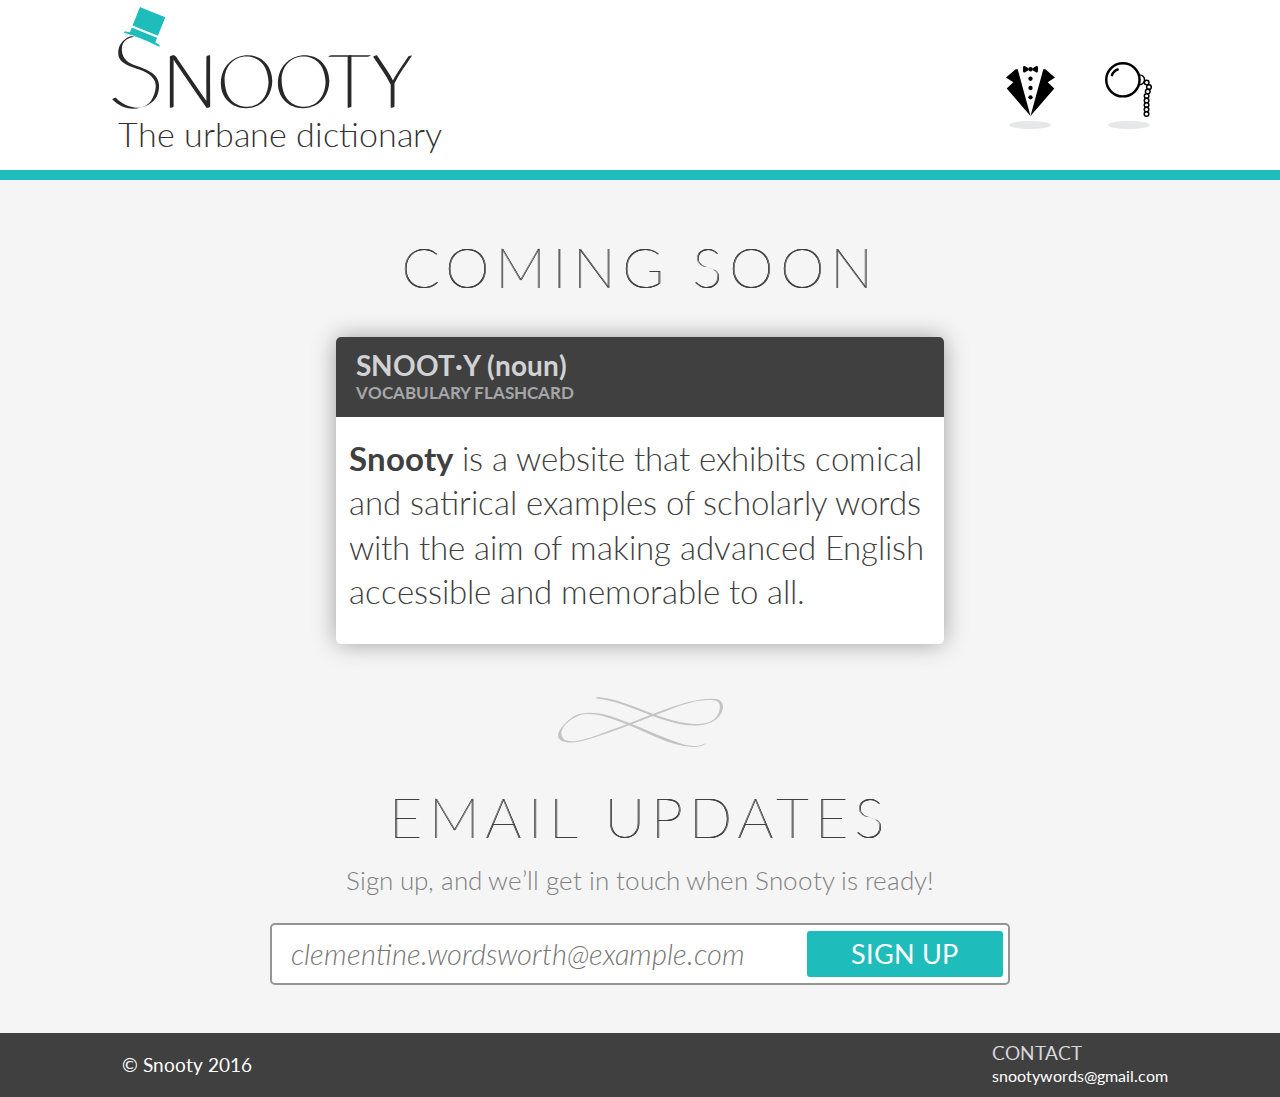
<file: index.html>
<html>
<head>
  <title>Snooty: The Urbane Dictionary</title>
  <meta charset="utf8">
  <link href="resources/snooty32.png" rel="shortcut icon" type="image/png">
  <link rel="stylesheet" type="text/css" href="main.css">
  <link href='https://fonts.googleapis.com/css?family=Lato:400,100,300,700,300italic' rel='stylesheet' type='text/css'>
</head>
<body>
  <div class="header">
    <div class="container">
      <div class="icons">
        <div class="title">
          <img class="logo" width="300" src="resources/logo.svg">
        </div>
        <div class="side-icons">
          <span>
            <img class="user-icon" height="50" src="resources/tux.svg">
          </span>
          <span>
            <img class="search-icon" height="55" src="resources/search.svg">
          </span>
        </div>
      </div>
      <div class="subtitle">
        The urbane dictionary
      </div>
    </div>
  </div>
  <div class="content">
    <div class="container">
      <div class="heading">COMING SOON</div>
      <div class="card">
        <div class="card-header">
          <div class="card-title">SNOOT·Y (noun)</div>
          <div class="card-subtitle">VOCABULARY FLASHCARD</div>
        </div>
        <div class="card-body">
          <span class="card-term">Snooty</span> is a website that exhibits comical and satirical examples of scholarly words with the aim of making advanced English accessible and memorable to all.
        </div>
      </div>
      <div class="fleur">
        <img width="165" src="resources/fleur.svg">
      </div>
      <div class="heading">EMAIL UPDATES</div>
      <p class="body">
        Sign up, and we’ll get in touch when Snooty is ready!
      </p>
      <div class="email-input-box">
        <input class="email-input" placeholder="clementine.wordsworth@example.com" oninput="updateLink()">
        <a id="email-link" href="https://docs.google.com/forms/d/e/1FAIpQLSdz9aFfXK1BQFaqm9Sn54s8Roy6AzSAK6WVJ9EtUR98XWLICw/viewform?entry.1558231148&entry.1143043630" target="_blank">
          <button class="email-button">SIGN UP</button>
        </a>
      </div>
    </div>
  </div>
  <div class="footer">
    <div class="container">
      <div class="copyright">© Snooty 2016</div>
      <div class="contact">
        <div class="contact-header">CONTACT</div>
        <div class="contact-info">
          <a href="mailto:snootywords@gmail.com">
            snootywords@gmail.com
          </a>
        </div>
      </div>
    </div>
  </div>
  <script src="main.js"></script>
  <script>
    (function(i,s,o,g,r,a,m){i['GoogleAnalyticsObject']=r;i[r]=i[r]||function(){
    (i[r].q=i[r].q||[]).push(arguments)},i[r].l=1*new Date();a=s.createElement(o),
    m=s.getElementsByTagName(o)[0];a.async=1;a.src=g;m.parentNode.insertBefore(a,m)
    })(window,document,'script','https://www.google-analytics.com/analytics.js','ga');
    ga('create', 'UA-81012831-1', 'auto');
    ga('send', 'pageview');
  </script>
</body>
</html>
</file>
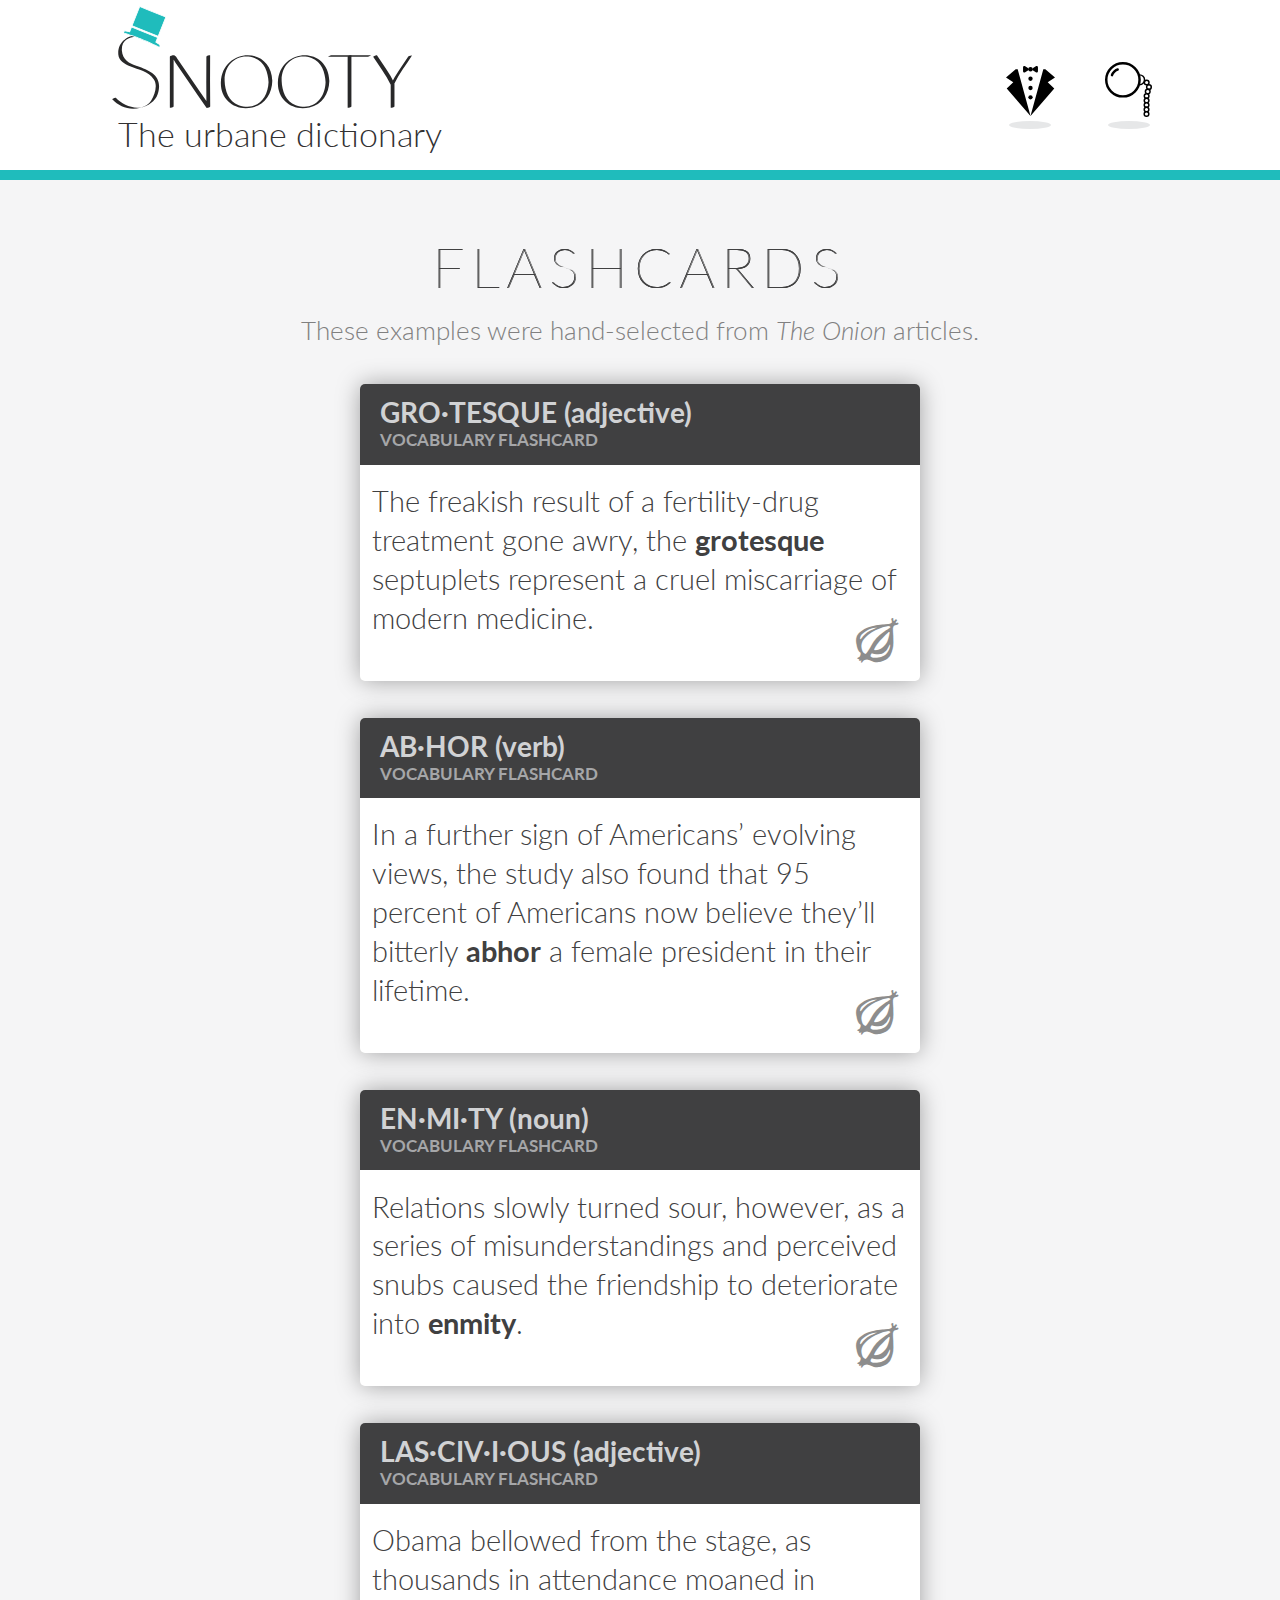
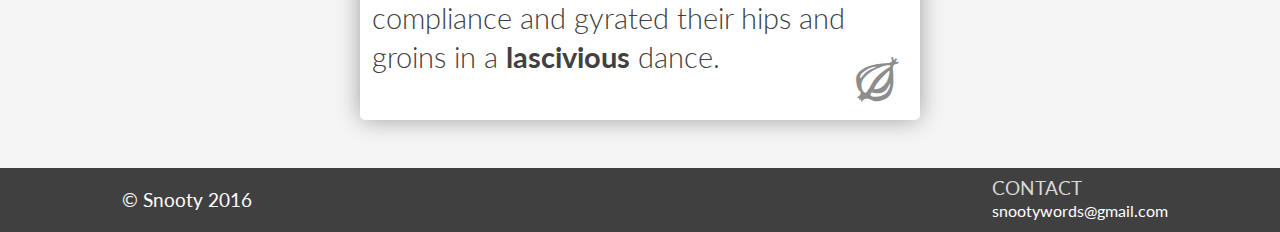
<file: onion.html>
<html>
<head>
  <title>Snooty: The Urbane Dictionary</title>
  <meta charset="utf8">
  <link href="resources/snooty32.png" rel="shortcut icon" type="image/png">
  <link rel="stylesheet" type="text/css" href="main.css">
  <link rel="stylesheet" type="text/css" href="onion.css">
  <link href='https://fonts.googleapis.com/css?family=Lato:400,100,300,700,300italic' rel='stylesheet' type='text/css'>
</head>
<body>
  <div class="header">
    <div class="container">
      <div class="icons">
        <div class="title">
          <img class="logo" width="300" src="resources/logo.svg">
        </div>
        <div class="side-icons">
          <span>
            <img class="user-icon" height="50" src="resources/tux.svg">
          </span>
          <span>
            <img class="search-icon" height="55" src="resources/search.svg">
          </span>
        </div>
      </div>
      <div class="subtitle">
        The urbane dictionary
      </div>
    </div>
  </div>
  <div class="content">
    <div class="container">
      <div class="heading">FLASHCARDS</div>
      <p class="body">
        These examples were hand-selected from <em>The Onion</em> articles.
      </p>
      <div class="card">
        <div class="card-header">
          <div class="card-title">GRO·TESQUE (adjective)</div>
          <div class="card-subtitle">VOCABULARY FLASHCARD</div>
        </div>
        <div class="card-body">
          The freakish result of a fertility-drug treatment gone awry, the <span class="card-term">grotesque</span> septuplets represent a cruel miscarriage of modern medicine.&nbsp;
          <div class="onion">
            <a href="http://www.theonion.com/article/nation-horrified-by-freakish-multiple-birth-845" target="_blank">
              <span class="icon-onion">
                <span class="tooltip">
                  from <em>The Onion</em>: Nation Horrified By Freakish Multiple Birth
                </span>
              </span>
            </a>
          </div>
        </div>
      </div>
      <div class="card">
        <div class="card-header">
          <div class="card-title">AB·HOR (verb)</div>
          <div class="card-subtitle">VOCABULARY FLASHCARD</div>
        </div>
        <div class="card-body">
          In a further sign of Americans’ evolving views, the study also found that 95 percent of Americans now believe they’ll bitterly <span class="card-term">abhor</span> a female president in their lifetime.
          <div class="onion">
            <a href="http://www.theonion.com/article/new-poll-finds-74-of-americans-would-be-comfortabl-38345" target="_blank">
              <span class="icon-onion">
                <span class="tooltip">
                  from <em>The Onion</em>: New Poll Finds 74% Of Americans Would Be Comfortable Blaming Female President For Problems
                </span>
              </span>
            </a>
          </div>
        </div>
      </div>
      <div class="card">
        <div class="card-header">
          <div class="card-title">EN·MI·TY (noun)</div>
          <div class="card-subtitle">VOCABULARY FLASHCARD</div>
        </div>
        <div class="card-body">
          Relations slowly turned sour, however, as a series of misunderstandings and perceived snubs caused the friendship to deteriorate into <span class="card-term">enmity</span>.
          <div class="onion">
            <a href="http://www.theonion.com/article/countries-who-met-over-internet-go-to-war-114" target="_blank">
              <span class="icon-onion">
                <span class="tooltip">
                  from <em>The Onion</em>: Countries Who Met Over Internet Go To War
                </span>
              </span>
            </a>
          </div>
        </div>
      </div>
      <div class="card">
        <div class="card-header">
          <div class="card-title">LAS·CIV·I·OUS (adjective)</div>
          <div class="card-subtitle">VOCABULARY FLASHCARD</div>
        </div>
        <div class="card-body">
          Obama bellowed from the stage, as thousands in attendance moaned in compliance and gyrated their hips and groins in a <span class="card-term">lascivious</span> dance.
          <div class="onion">
            <a href="http://www.theonion.com/article/obama-help-us-destroy-jesus-and-start-a-new-age-of-29478" target="_blank">
              <span class="icon-onion">
                <span class="tooltip">
                  from <em>The Onion</em>: Obama: 'Help Us Destroy Jesus And Start A New Age Of Liberal Darkness'
                </span>
              </span>
            </a>
          </div>
        </div>
      </div>
    </div>
  </div>
  <div class="footer">
    <div class="container">
      <div class="copyright">© Snooty 2016</div>
      <div class="contact">
        <div class="contact-header">CONTACT</div>
        <div class="contact-info">
          <a href="mailto:snootywords@gmail.com">
            snootywords@gmail.com
          </a>
        </div>
      </div>
    </div>
  </div>
  <script>
    (function(i,s,o,g,r,a,m){i['GoogleAnalyticsObject']=r;i[r]=i[r]||function(){
    (i[r].q=i[r].q||[]).push(arguments)},i[r].l=1*new Date();a=s.createElement(o),
    m=s.getElementsByTagName(o)[0];a.async=1;a.src=g;m.parentNode.insertBefore(a,m)
    })(window,document,'script','https://www.google-analytics.com/analytics.js','ga');
    ga('create', 'UA-81012831-1', 'auto');
    ga('send', 'pageview');
  </script>
</body>
</html>
</file>
<file: main.css>
html, body {
  margin: 0;
  padding: 0;
  font-size: 100%;
  min-width: 780px;
}

.header {
  background: White;
  border-bottom: solid #1FBCBC 10px;
  padding-top: 0.4em;
  padding-bottom: 1em;
}

.container {
  margin-left: auto;
  margin-right: auto;
}

@media (min-width: 1152px) {
  .container {
    width: 1152px;
  }
}

.title {
  display: inline-block;
}

.logo {
  margin-left: 3em;
}

.side-icons {
  display: inline-block;
  float: right;
  vertical-align: bottom;
  margin-top: 3.5em;
}

.side-icons > span {
  position: relative;
}

.side-icons > span:after {
  content: '';
  position: absolute;
  display: inline-block;
  bottom: -9px;
  left: 3px;
  width: 42px;
  height: 8px;
  background: #E6E7E8;
  border-radius: 42px / 8px;
  -moz-border-radius: 42px / 8px;
  -webkit-border-radius: 42px / 8px;
}

.title {
  display: inline-block;
}

.user-icon {
  margin-right: 2.9em;
  margin-bottom: 0.1em;
}

.search-icon {
  margin-right: 4em;
}

.subtitle {
  font: 300 2.1em Lato, sans-serif;
  color: #323132;
  margin-left: 1.6em;
  margin-top: 0.1em;
}

.content {
  background: #F5F5F6;
  padding-top: 3.3em;
  padding-bottom: 3em;
}

.heading {
  font: 100 3.5em Lato, sans-serif;
  letter-spacing: 0.12em;
  text-align: center;
  color: #404041;
  text-shadow: 0.5px 0 #404041, 1px 0 #404041;
}

.body {
  font: 300 1.6em/1.35 Lato, sans-serif;
  color: Gray;
  margin-top: 0.5em;
  margin-bottom: 1em;
  text-align: center;
}

.card {
  background: White;
  width: 38em;
  margin-left: auto;
  margin-right: auto;
  margin-top: 2.3em;
  border-radius: 5px;
  -webkit-box-shadow: 0px 0px 24px -1px rgba(0,0,0,0.38);
  -moz-box-shadow: 0px 0px 24px -1px rgba(0,0,0,0.38);
  box-shadow: 0px 0px 24px -1px rgba(0,0,0,0.38);
}

.card-header {
  background: #404041;
  padding-bottom: 0.9em;
  border-top-left-radius: 5px;
  border-top-right-radius: 5px;
}

.card-title {
  font: 700 1.75em Lato, sans-serif;
  color: #D1D2D4;
  padding-left: 0.7em;
  padding-top: 0.4em;
}

.card-subtitle {
  font: 700 1.05em Lato, sans-serif;
  opacity: 0.7;
  color: #D1D2D4;
  padding-left: 1.2em;
}

.card-body {
  font: 300 2.05em/1.35 Lato, sans-serif;
  color: #404041;
  padding: 0.6em 0.4em 0.9em 0.4em;
}

.card-term {
  font-weight: 700;
}

.fleur {
  width: 12em;
  margin-left: auto;
  margin-right: auto;
  text-align: center;
  margin-top: 3.3em;
  margin-bottom: 2.3em;
}

.email-input-box {
  background: White;
  border: solid 2px #939597;
  border-radius: 5px;
  width: 46em;
  height: 3.6em;
  margin-top: 1.2em;
  margin-left: auto;
  margin-right: auto;
}

.email-input {
  font: 400 1.8em Lato, sans-serif;
  width: 17.5em;
  height: 2em;
  margin-left: 0.6em;
  border: none;
  outline: none;
}

::-webkit-input-placeholder {
  font-style: italic;
  font-weight: 300;
}

:-moz-placeholder {
  font-style: italic;
  font-weight: 300;
}

::-moz-placeholder {
  font-style: italic;
  font-weight: 300;
}

:-ms-input-placeholder {  
  font-style: italic;
  font-weight: 300;
}

.email-button {
  font: 400 1.7em Lato, sans-serif;
  color: White;
  background: #1FBCBC;
  width: 7.2em;
  height: 1.7em;
  margin-right: 0.2em;
  margin-top: 0.2em;
  float: right;
  border: none;
  border-radius: 3px;
  cursor: pointer;
}

.backdrop {
  width: 60%;
  left: 20%;
  position: absolute;
  display: block;
  opacity: 0.5;
  z-index: 1;
}

.footer {
  background: #404041;
  color: White;
  height: 4em;
}

.copyright {
  font: 400 1.2em Lato, sans-serif;
  margin-left: 3em;
  line-height: 3.3;
  float: left;
}

.contact {
  font: 400 1em Lato;
  margin-right: 3em;
  padding-top: 0.5em;
  line-height: 1.3;
  float: right;
}

.contact-header {
  font-size: 1.2em;
  opacity: 0.8;
}

.contact-body {
  font: 400 1.2em Lato, sans-serif;
}

.contact-info > a {
  color: inherit;
  text-decoration: inherit;
}
</file>
<file: onion.css>
.card {
  width: 35em;
}

.card-body {
  font-size: 1.8em;
  position: relative;
  padding-bottom: 1.5em;
}

.onion {
  position: absolute;
  width: 14.1em;
  vertical-align: bottom;
  text-align: right;
  margin-top: -0.5em;
  font-size: 1.3em;
}

@font-face {
  font-family: 'icons';
  src:    url('resources/iconfont/icomoon.eot?lyd5lr');
  src:    url('resources/iconfont/icomoon.eot?lyd5lr#iefix') format('embedded-opentype'),
      url('resources/iconfont/icomoon.ttf?lyd5lr') format('truetype'),
      url('resources/iconfont/icomoon.woff?lyd5lr') format('woff'),
      url('resources/iconfont/icomoon.svg?lyd5lr#icomoon') format('svg');
  font-weight: normal;
  font-style: normal;
}

[class^="icon-"], [class*=" icon-"] {
  /* use !important to prevent issues with browser extensions that change fonts */
  font-family: 'icons' !important;
  speak: none;
  font-style: normal;
  font-weight: normal;
  font-variant: normal;
  text-transform: none;
  line-height: 1;

  /* Better Font Rendering =========== */
  -webkit-font-smoothing: antialiased;
  -moz-osx-font-smoothing: grayscale;
}

.icon-onion {
  position: relative;
}

.icon-onion:before {
  content: "\e900";
  color: #8D8D8D;
  cursor: pointer;
  vertical-align: bottom;
  font-size: 1.2em;
}

.icon-onion:hover:before {
  color: #008D52;
}

.tooltip {
  display: none;
  position: absolute;
  width: 24em;
  font-size: 0.4em;
  text-align: left;
  background: #2F2F2F;
  color: White;
  border-radius: 3px;
  font-family: sans-serif;
  padding: 0.5em;
  margin-left: 0.8em;
  margin-top: 0.4em;
  line-height: 1.4;
  box-shadow: 0px 0px 3px Black;
}

.icon-onion:hover .tooltip {
  display: inline-block;
}

.onion > a {
  color: inherit;
  text-decoration: inherit;
}
</file>
